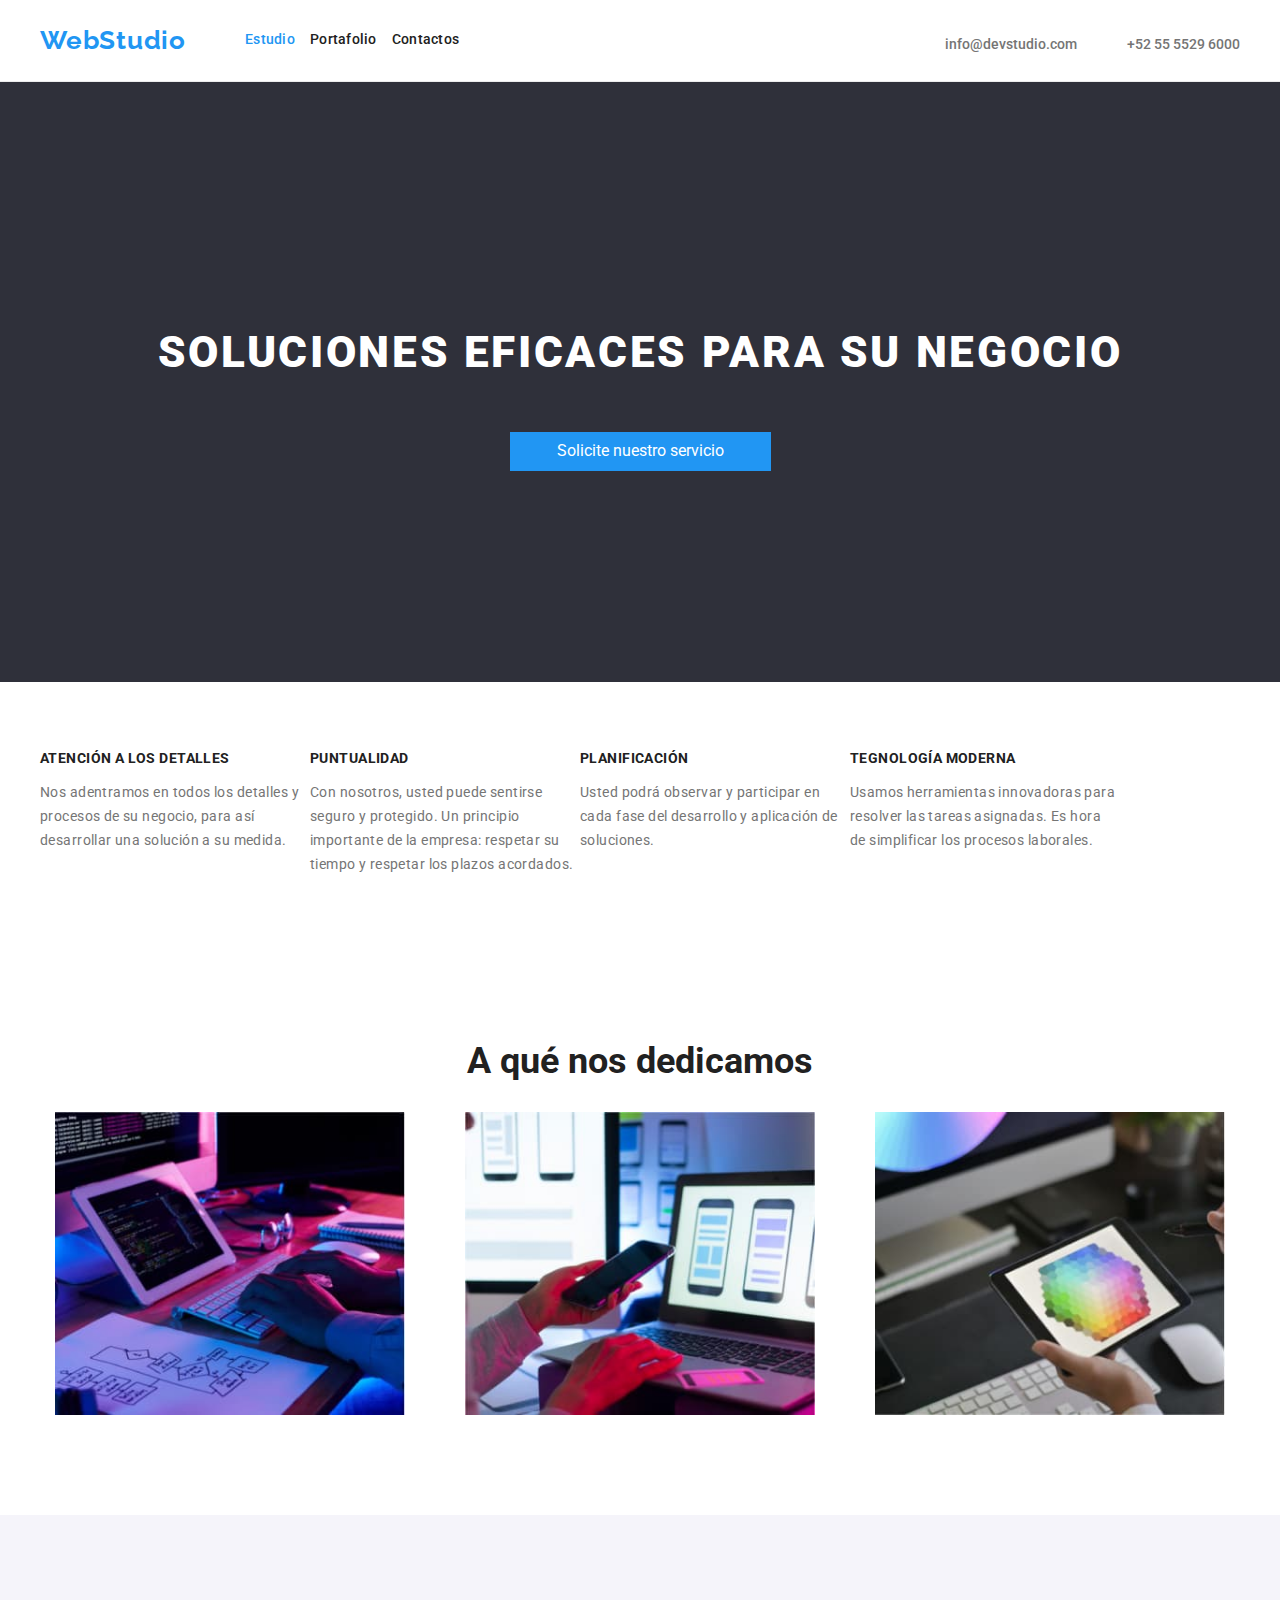
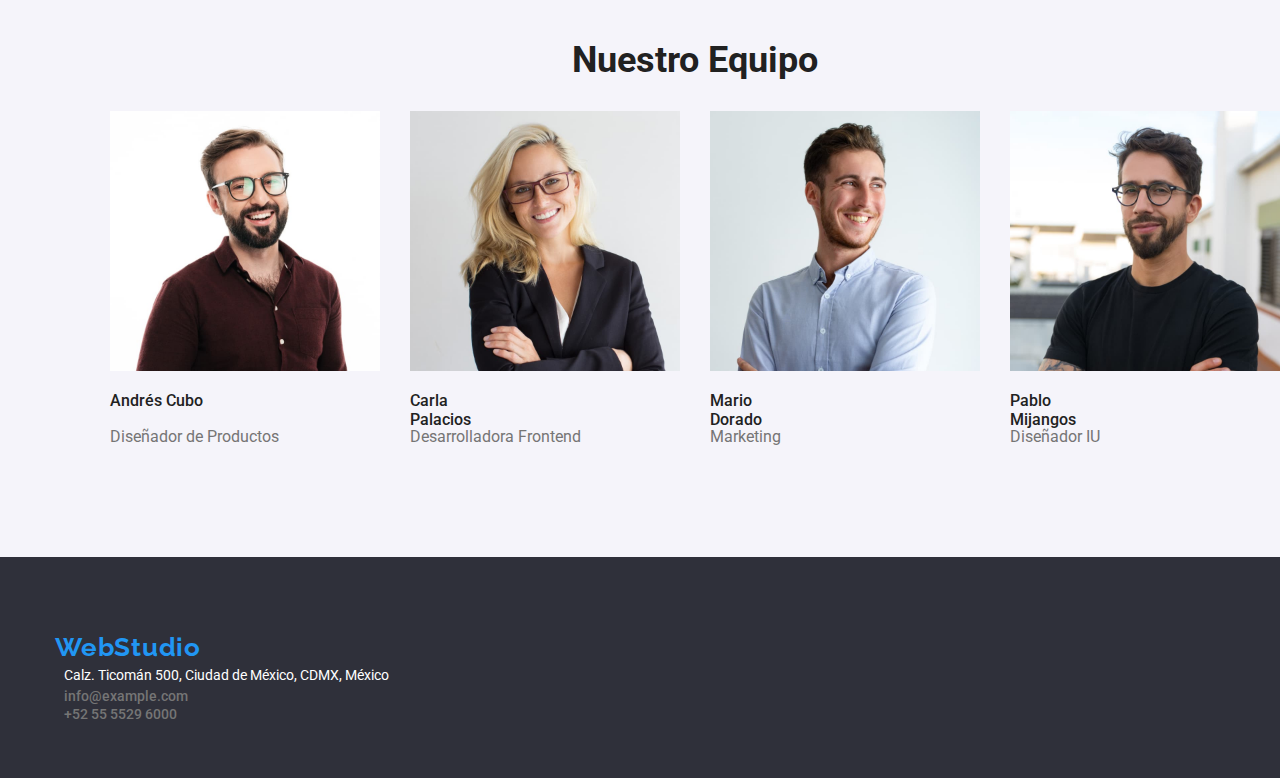
<file: index.htm>
<!DOCTYPE html>
<html lang="en">
  <head>
    <meta charset="UTF-8" />
    <meta http-equiv="X-UA-Compatible" content="IE=edge" />
    <meta name="viewport" content="width=device-width, initial-scale=1.0" />
    <title>Estudio</title>
    <link
    rel="stylesheet"
    href="https://cdnjs.cloudflare.com/ajax/libs/modern-normalize/1.0.0/modern-normalize.min.css"  />
    <link rel="stylesheet" href="css/styles.css" />
  </head>
  <body>
    <header class="bord">
      <div class=" container section-background">
      <div class="div-header">
      <a class="name-page" href="#"> WebStudio</a>
      <nav class="nav-header">
        <ul class="list-menu">
          <li>
            <a class="nav-link current" href="./index.htm">Estudio</a>
          </li>
          <li>
            <a class="nav-link" href="./portafolio.htm">Portafolio</a>
          </li>
          <li>
            <a class="nav-link" href="#">Contactos</a>
          </li>
        </ul>
      </nav>
      </div>  
      <ul class="list-contact">
        <li>
          <a class="contact" href="mailto:info@devstudio.com"
            >info@devstudio.com</a
          >
        </li>
        <li>
          <a class="contact" href="tel:+525555296000">+52 55 5529 6000</a>
        </li>
      </ul>
      </div>
     </header>
    <main>
      <section class="main-section">
        <h1 class="title-solutions">SOLUCIONES EFICACES PARA SU NEGOCIO</h1>
        <button class="btn-request" type="button" name="boton1">
          Solicite nuestro servicio
        </button>
      </section>
      <section class=" container section-background">
        <ul class="features">
          <li>
            <h3 class="title-description">ATENCIÓN A LOS DETALLES</h3>
            <p class="text">
              Nos adentramos en todos los detalles y procesos de su negocio,
              para así desarrollar una solución a su medida.
            </p>
          </li>
          <li>
            <h3 class="title-description">PUNTUALIDAD</h3>
            <p class="text">
              Con nosotros, usted puede sentirse seguro y protegido. Un
              principio importante de la empresa: respetar su tiempo y respetar
              los plazos acordados.
            </p>
          </li>
          <li>
            <h3 class="title-description">PLANIFICACIÓN</h3>
            <p class="text">
              Usted podrá observar y participar en cada fase del desarrollo y
              aplicación de soluciones.
            </p>
          </li>
          <li>
            <h3 class="title-description">TEGNOLOGÍA MODERNA</h3>
            <p class="text">
              Usamos herramientas innovadoras para resolver las tareas
              asignadas. Es hora de simplificar los procesos laborales.
            </p>
          </li>
        </ul>
      </section>
      <section class="pics-section">
        <div class="container">
 <h2 class="title-function">A qué nos dedicamos</h2>
        <ul class="list-pics">
          <li>
            <img src="./images/image_1.jpg" alt="Desarrollo" width="350" />
          </li>
          <li>
            <img src="./images/image_2.jpg" alt="productos" width="350" />
          </li>
          <li><img src="./images/image_3.jpg" alt="Diseño" width="350" /></li>
        </ul>
        </div>
        </section>
      <section class="team-section">
        <div class="container">
  <h2 class="title-function">Nuestro Equipo</h2>
        <ul class="img-team">
          <li>
            <img src="./images/image_4.jpg" alt="Andres Cubo" width="270" />
            <h3 class="team-title">Andrés Cubo</h3>
            <p class="rol">Diseñador de Productos</p>
          </li>
          <li>
            <img src="./images/image_5.jpg" alt="Carla Palacios" width="270"/>
            <h3 class="team-title">Carla Palacios</h3>
            <p class="rol">Desarrolladora Frontend</p>
          </li>
          <li>
            <img src="./images/image_6.jpg" alt="Mario Dorado" width="270"/>
            <h3 class="team-title">Mario Dorado</h3>
            <p class="rol">Marketing</p>
          </li>
          <li>
            <img src="./images/image_7.jpg" alt="Pablo Mijangos" width="270"/>
            <h3 class="team-title">Pablo Mijangos</h3>
            <p class="rol">Diseñador IU</p>
          </li>
        </ul>
        </div>
      </section>
    </main>
    <footer class="footer">
  <div class="div-footer container">
  <a class="name-page" href="#">WebStudio</a>
      <address class="address">
        <ul class="list-footer">
          <li>
            <a 
              class="google-map"
              href="https://www.google.com/maps/place/Calz.+Ticom%C3%A1n+500,+La+Laguna+Ticoman,+Gustavo+A.+Madero,+07340+Ciudad+de+M%C3%A9xico,+CDMX,+M%C3%A9xico/@19.5102072,-99.1346799,17z/data=!3m1!4b1!4m5!3m4!1s0x85d1f9c66374d1dd:0x72c74207e8767392!8m2!3d19.5102022!4d-99.1324912?hl=es"
              target="_blank"
              rel="noreferrer noopener"
            >
              Calz. Ticomán 500, Ciudad de México, CDMX, México</a
            >
          </li>
          <li>
            <a class="contact" href="mailto:info@example.com"
              >info@example.com</a
            >
          </li>
          <li>
            <a class="contact" href="tel:+525555296000">+52 55 5529 6000</a>
          </li>
        </ul>
      </address>
  </div>      
    </footer>
  </body>
</html>
</file>
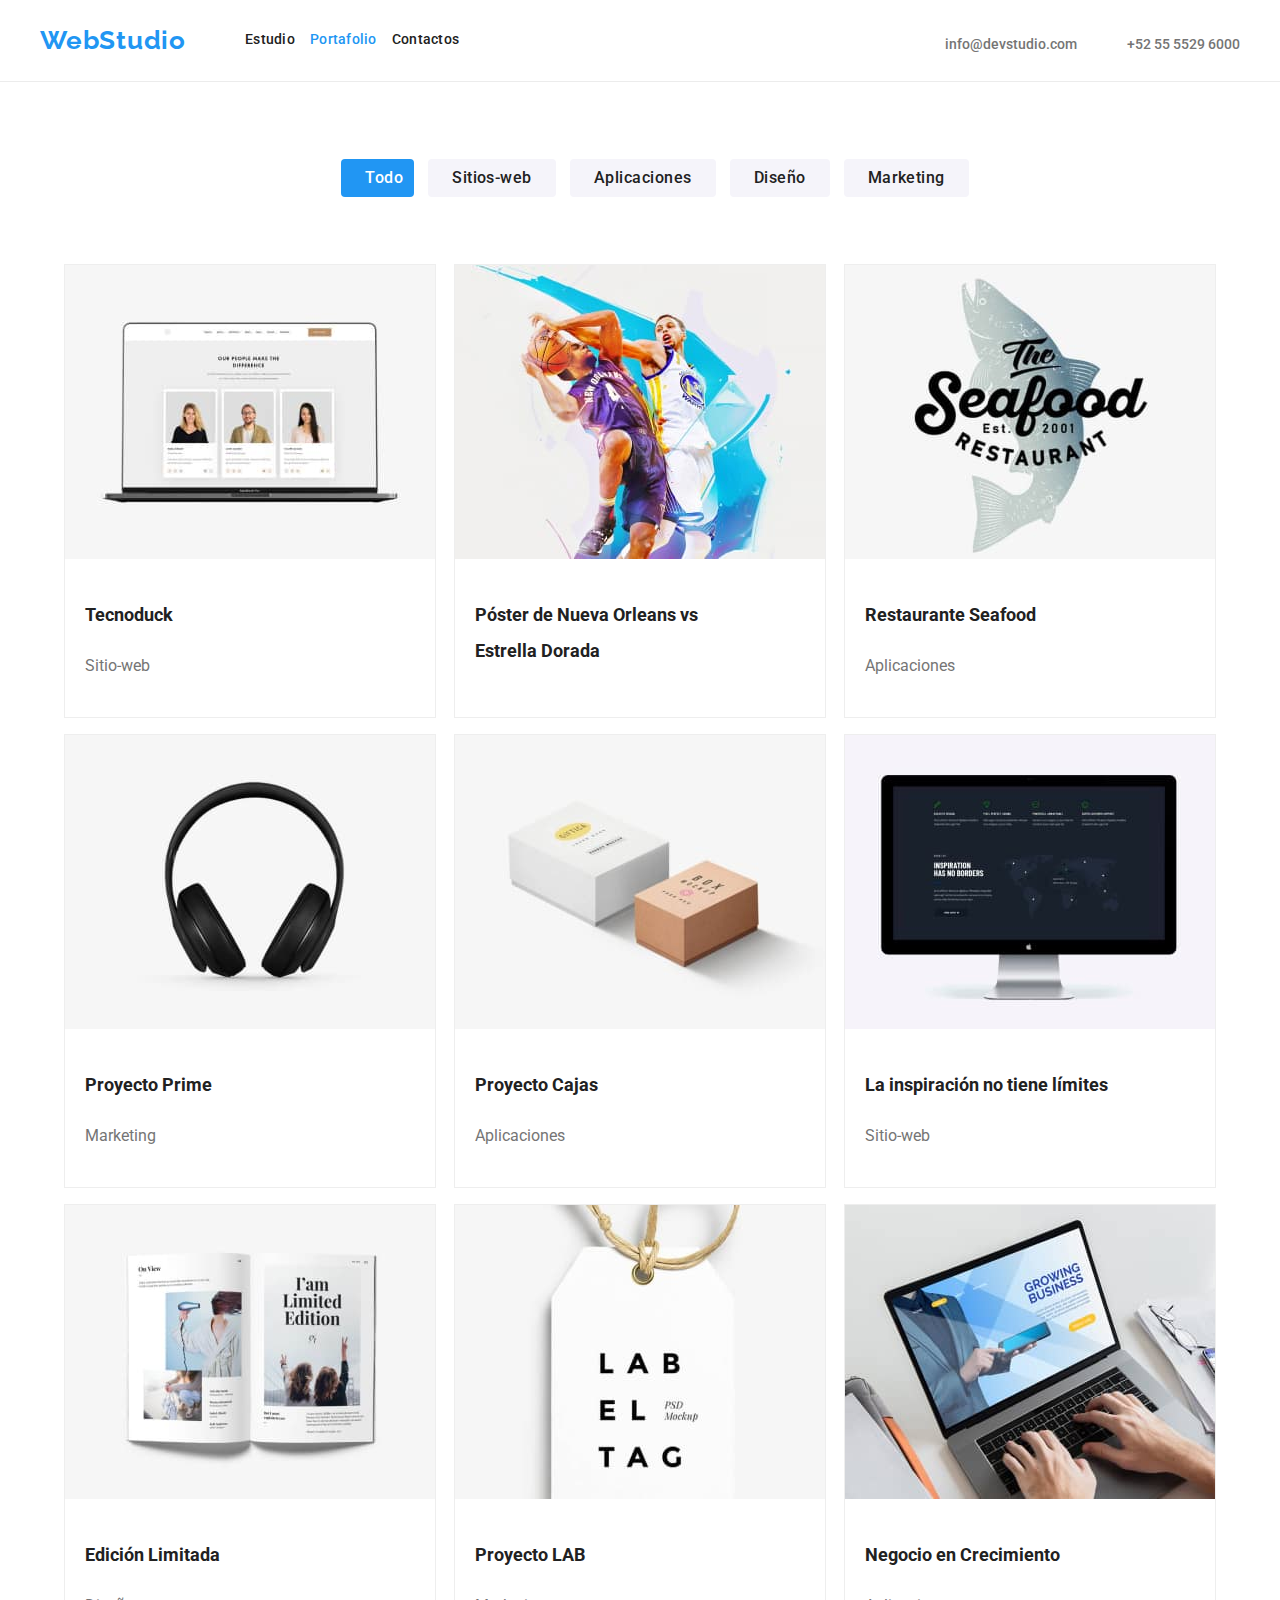
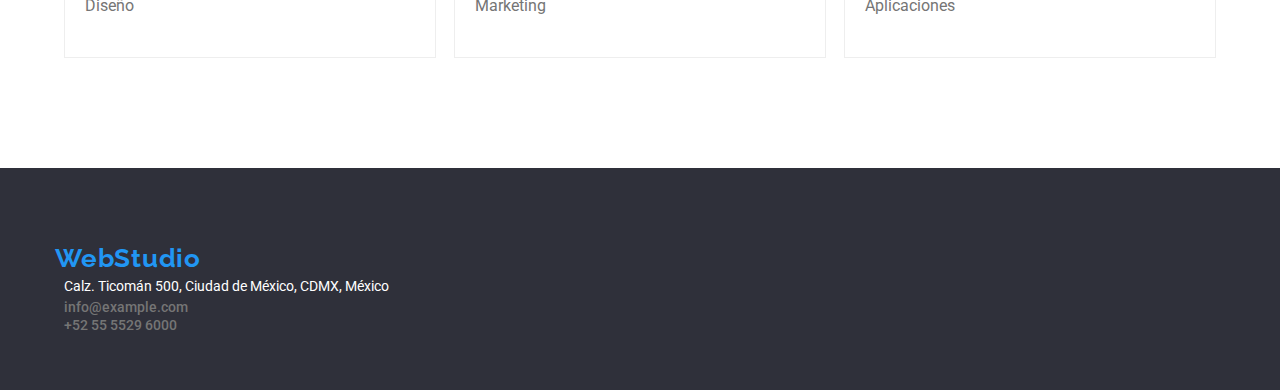
<file: portafolio.htm>
<!DOCTYPE html>
<html lang="en">
  <head>
    <meta charset="UTF-8" />
    <meta http-equiv="X-UA-Compatible" content="IE=edge" />
    <meta name="viewport" content="width=device-width, initial-scale=1.0" />
    <title>portafolio</title>
    <link
    rel="stylesheet"
    href="https://cdnjs.cloudflare.com/ajax/libs/modern-normalize/1.0.0/modern-normalize.min.css"  />   
    <link rel="stylesheet" href="css/styles.css" />
  </head>
  <body>
    <header class="bord ">
      <div class="container section-background">
         <div class="div-header">
      <a class="name-page" href="#"> WebStudio</a>
      <nav class="nav-header">
        <ul class="list-menu">
          <li>
            <a class="nav-link" href="./index.htm">Estudio</a>
          </li>
          <li>
            <a class="nav-link current" href="./portafolio.htm">Portafolio</a>
          </li>
          <li>
            <a class="nav-link" href="#">Contactos</a>
          </li>
        </ul>
      </nav>
      </div>
      <ul class="list-contact">
        <li>
          <a class="contact" href="mailto:info@devstudio.com"
            >info@devstudio.com</a>
        </li>
        <li>
          <a class="contact" href="tel:+525555296000">+52 55 5529 6000</a>
        </li>
      </ul>
    </header>
     <main class="container">
          <section class="sec-port">            
          <ul class="ul-btn">
          <li>
            <button class="btn-menu btn-all" type="button" name="boton2">
              Todo
            </button>
          </li>
          <li>
            <button class="btn-menu" type="button" name="boton3">
              Sitios-web
            </button>
          </li>
          <li>
            <button class="btn-menu" type="button" name="boton4">
              Aplicaciones
            </button>
          </li>
          <li>
            <button class="btn-menu" type="button" name="boton5">Diseño</button>
          </li>
          <li>
            <button class="btn-menu" type="button" name="boton6">
              Marketing
            </button>
          </li>
        </ul> 
      <ul class="filter-list">
            <li class="list-port">
              <img class="img-port" src="./images/image_8.jpg" alt="Sitios-web" width="370" height="294px"/>
              <div class="img-menu">
              <h3 class="title-design">Tecnoduck</h3>
              <p class="text-folder">Sitio-web</p>
              </div>              
            </li>
            <li class="list-port">
              <img class="img-port" src="./images/image_9.jpg" alt="poster" width="370" height="294px"/>
              <div class="img-menu">
              <h3 class="title-design"> Póster de Nueva Orleans vs <div>Estrella Dorada</div></h3>
              </div>              
            </li>
            <li class="list-port">
              <img class="img-port" src="./images/image_10.jpg" alt="Restaurante Seafood" width="370" height="294px"/>
              <div class="img-menu">
              <h3 class="title-design">Restaurante Seafood</h3>
              <p class="text-folder">Aplicaciones</p>
              </div>
            </li> 
          <li class="list-port">
              <img class="img-port" src="./images/image_11.jpg" alt="Proyecto Prime" width="370" height="294px"/>
              <div class="img-menu">
              <h3 class="title-design">Proyecto Prime</h3>
              <p class="text-folder">Marketing</p>
              </div>              
            </li>
            <li class="list-port">
              <img class="img-port" src="./images/image_12.jpg" alt="Proyecto Cajas" width="370" height="294px"/>
              <div class="img-menu">
            <h3 class="title-design">Proyecto Cajas</h3>
              <p class="text-folder">Aplicaciones</p>
              </div>              
            </li>
            <li class="list-port">
              <img class="img-port" src="./images/image_13.jpg"alt="La inspiración no tiene límites" width="370" height="294px"/>
                <div class="img-menu">
            <h3 class="title-design">La inspiración no tiene límites</h3>
              <p class="text-folder">Sitio-web</p>
                </div>
            </li>
            <li class="list-port">
              <img class="img-port" src="./images/image_14.jpg" alt="Edición Limitada" width="370" height="294px"/>
              <div class="img-menu">
              <h3 class="title-design">Edición Limitada</h3>
              <p class="text-folder">Diseño</p>
              </div>              
            </li>
            <li class="list-port">
              <img class="img-port" src="./images/image_15.jpg" alt="Proyecto LAB" width="370" height="294px"/>
              <div class="img-menu">
              <h3 class="title-design">Proyecto LAB</h3>
              <p class="text-folder">Marketing</p>
              </div>
              </li>
            <li class="list-port">
              <img class="img-port last" src="./images/image_16.jpg" alt="Negocio en Crecimiento" width="370" height="294px"/>
              <div class="img-menu">
              <h3 class="title-design">Negocio en Crecimiento</h3>
              <p class="text-folder">Aplicaciones</p>
              </div>              
            </li>               
           </ul>
           </div>
            </section>
          </main>
        <footer class="footer">
        <div class="div-footer container">
        <a class="name-page" href="#">WebStudio</a>
        <address class="address">
        <ul class="list-footer">
          <li>
            <a 
              class="google-map"
              href="https://www.google.com/maps/place/Calz.+Ticom%C3%A1n+500,+La+Laguna+Ticoman,+Gustavo+A.+Madero,+07340+Ciudad+de+M%C3%A9xico,+CDMX,+M%C3%A9xico/@19.5102072,-99.1346799,17z/data=!3m1!4b1!4m5!3m4!1s0x85d1f9c66374d1dd:0x72c74207e8767392!8m2!3d19.5102022!4d-99.1324912?hl=es"
              target="_blank"
              rel="noreferrer noopener"
            >
              Calz. Ticomán 500, Ciudad de México, CDMX, México</a
            >
          </li>
          <li>
            <a class="contact" href="mailto:info@example.com"
              >info@example.com</a
            >
          </li>
          <li>
            <a class="contact" href="tel:+525555296000">+52 55 5529 6000</a>
          </li>
        </ul>
      </address>
  </div>      
    </footer>
  </body>
</html>
</file>
<file: css/styles.css>
@import url("https://fonts.googleapis.com/css2?family=Raleway:wght@700&family=Roboto:wght@400;500;700;900&display=swap");
body{
  font-family: "Roboto", "Raleway" Courier, monospace;
  color: #212121;
  text-decoration: none;
  list-style-type: none;
}
:root {
  --brand-color: #2196f3;
}
h1 h2 h3{
  margin:0;
}
ul{
  padding: 0;
  margin: 0;
}
.container{
  width: 1200px;
  padding-right: 15px;
  padding-left: 15px;
  margin:0 auto;
}
.section-background {
  background: #ffffff;
  display: flex;
  justify-content: space-between;  
  padding: 25px 0;
  }
.div-header{
  display: flex;
  gap: 60px;
}
  .bord{
border-bottom: 1px solid #ECECEC;
  }
/* nombre de la pagina webStudio*/
.name-page {
  color: var(--brand-color);
  width: 145px;
  font-family: "Raleway";
  font-style: normal;
  font-weight: 700;
  font-size: 26px;
  line-height: 1.19;
  text-align: right;
  letter-spacing: 0.03em;
  text-decoration:none;
}
/* elementos estudio, portafolio y contactos */
.list-menu{
list-style-type:none; 
  display:flex;
  gap: 15px;
}
.nav-link {
  display: flex;
  font-family: "Roboto";
  font-style: normal;
  font-weight: 500;
  font-size: 14px;
  line-height: 1.14;
  letter-spacing: 0.02em;
  text-decoration: none;
  color: #212121;
  list-style-type: none;
}
.nav-link:hover {
  color: var(--brand-color);
}
.nav-link:focus {
  color: var(--brand-color);
}
.nav-link.current{
  color: var(--brand-color);
}
.nav-header{
  display: flex;
  align-items: center;
}
/* contactos del correo y telefono */
.list-contact{
  list-style-type: none;
  display: flex;
  padding-top:10px;
  gap: 50px;
}
.contact {
  color: #757575; 
  font-style: normal;
  font-family: "roboto";
  font-weight: 500;
  font-size: 14px;
  line-height: 1.14;
  text-decoration: none;
}
.contact:hover {
  color: var(--brand-color);
}
.main-section {
  background-color: #2f303a;
  height: 600px;
  display: flex;
  flex-direction: column;
  justify-content: center;
  align-items: center;
  gap: 20px;
}
/* SOLUCIONES EFICACES PARA SU NEGOCIO */
.title-solutions {
  font-family: "Roboto";
  font-style: normal;
  font-weight: 900;
  font-size: 44px;
  line-height: 1.36;
  text-align: center;
  letter-spacing: 0.06em;
  text-transform: uppercase;
  color: #ffffff;
}
.btn-request {
  border: none;
  cursor: pointer;
  width: 261px;
  font-family: "Roboto";
  font-style: normal;
  padding: 10px 32px;
  background-color: var(--brand-color);
  color: white;
}
.btn-request:hover{
    box-shadow: 0px 12px 15px 10px rgba(0, 0, 0, 0.1);
}
.btn-request:focus{
    box-shadow: 0px 12px 15px 10px rgba(0, 0, 0, 0.1);
}
.features{
  padding-top: 30px;
  list-style-type: none;
  display:flex;
  justify-content: center;
  padding-left: 0px;
  }
.title-description {
  font-family: "Roboto";
  font-style: normal;
  font-weight: 700;
  font-size: 14px;
  line-height: 1.14;
  letter-spacing: 0.03em;
  text-transform: uppercase;
}
.text {
  width: 270px;
  font-family: "Roboto";
  font-style: normal;
  font-weight: 400;
  font-size: 14px;
  line-height: 1.71;
  letter-spacing: 0.03em;
  color: #757575;
}
.pics-section{
  list-style-type: none;
  padding: 95px 0px;
  }
.list-pics{
list-style-type: none; 
display: flex;
justify-content: space-between; 
}
.title-function {
  font-family: "roboto";
  font-style: normal;
  font-weight: 700;
  font-size: 36px;
  line-height: 1.16;
  text-align: center;
}
.img-team{
  list-style-type: none;
  display:flex;
  justify-content: space-between;
  margin: 0;
}
.team-section {
  background: #f5f4fa;
  padding: 95px;
}
.team-title {
  width: 97px;
  height: 19px;
  left: 295px;
  top: 1986px;
  font-family: "roboto";
  font-style: normal;
  font-weight: 500;
  font-size: 16px;
  line-height: 1.18;
}
.rol {
  font-family: "roboto";
  font-style: normal;
  font-weight: 400;
  font-size: 16px;
  line-height: 19px;
  color: #757575;
  }
  .div-footer{
    width: 1200px;
    padding: 15px;
    justify-content: center;
  }
.footer {
  background: #2f303a;
  padding-top: 60px;
}
.list-footer{
  list-style-type: none; 
  padding-left: 9px;
  margin-bottom: 40px;
}
.address {
  font-style: normal;
}
.google-map {
  color: #ffffff;
  font-family: "roboto";
  font-style: normal;
  font-weight: 400;
  font-size: 14px;
  line-height: 24px;
  text-decoration: none;
}
.google-map:hover {
  color: var(--brand-color);
}
/* portafolio */
.ul-btn{
  padding-top: 30px;
  padding-bottom: 60px;
  margin: 0;
  list-style-type: none; 
  display: flex; 
  justify-content: center;
  width: 1200px;
  padding-top: 20px;}

.btn-menu{
  font-family: "Roboto";
  cursor: pointer;
  padding: 6px 24px;
  font-style: normal;
  font-weight: 500;
  font-size: 16px;
  line-height: 1.6;
  margin: 7px;
  border: 0px;
  letter-spacing: 0.03em;
  color: #212121;
  background: #f5f4fa;
  border-radius: 4px;
}
.btn-menu:hover {
  background: var(--brand-color);
  color: #ffffff;
}
.btn-menu:focus {
  background: var(--brand-color);
  color: #ffffff;
}
.btn-menu.btn-all {
  width: 73px;
  height: 38px;
  background: var(--brand-color);
  border-radius: 4px;
  color: #FFFFFF;
}
.filter-list{
  list-style-type: none;
  margin-bottom: 60px;
  display: flex;
  justify-content: space-around;
  flex-wrap: wrap;
  row-gap: 1rem;
  }
.list-port{
  line-height: 0;
  border-style: solid;
  border-width: 1px;
  border-color: #EEEEEE;
}
.title-design {
  font-family: "Roboto";
  font-style: normal;
  font-weight: 700;
  font-size: 18px;
  line-height: 36px;
  color: #212121;
}
.img-port{
border: 1px; 
color:#EEEEEE;
}
.img-menu{
  padding: 20px;
  margin: 0;
}
.list-port:hover{
  cursor: pointer;
  box-shadow: 0px 1px 1px rgba(0, 0, 0, 0.12), 0px 4px 4px rgba(0, 0, 0, 0.06), 1px 4px 6px rgba(0, 0, 0, 0.16);
}
.div-port{
  list-style-type: none;
  display: flex; 
  justify-content: center; 
  gap: 30px;
}
.text-folder {
  font-family: "roboto";
  font-style: normal;
  font-weight: 400;
  font-size: 16px;
  line-height: 30px;
  color: #757575;
}
.title-footer {
  font-family: "Raleway";
  font-style: normal;
  font-weight: 700;
  font-size: 26px;
  line-height: 1.19;
  letter-spacing: 0.03em;
  color: #2196f3;
}
.sec-port{
  padding-top:50px;
  padding-bottom: 50px;
}
</file>
